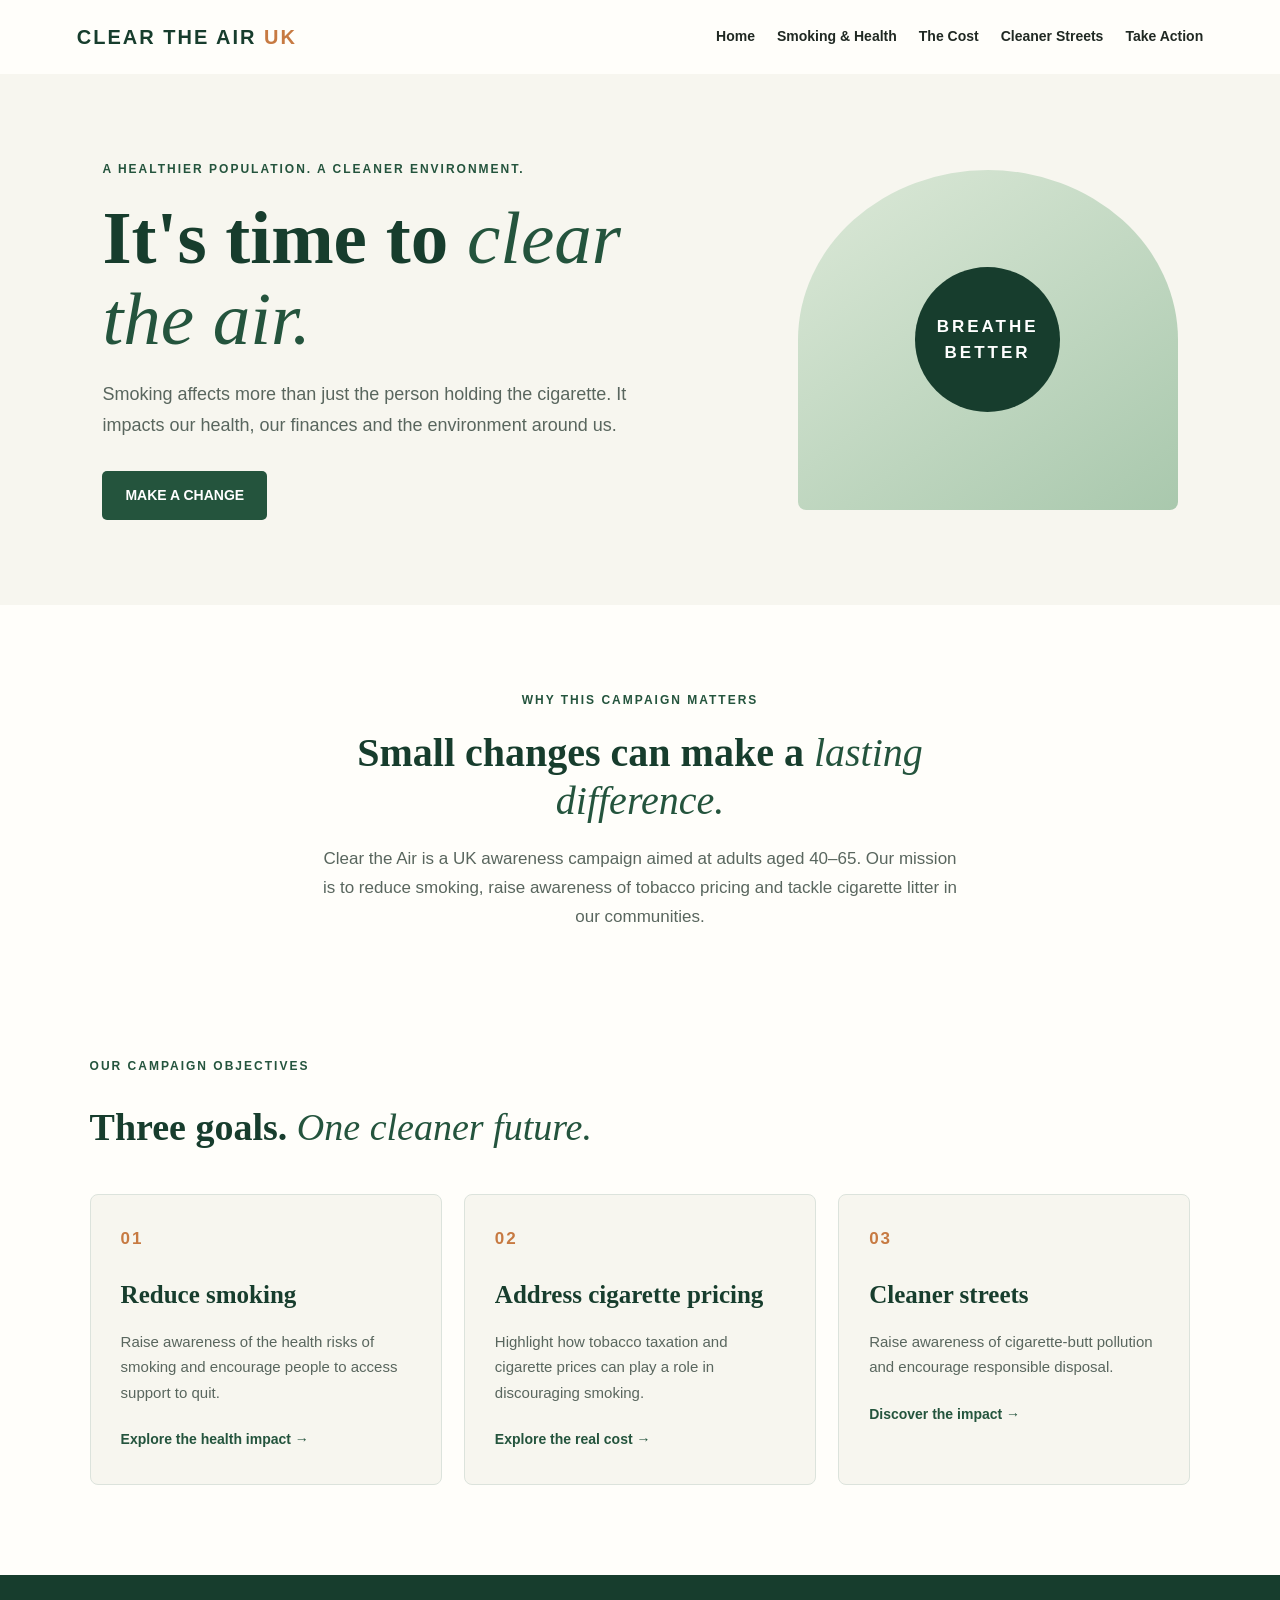
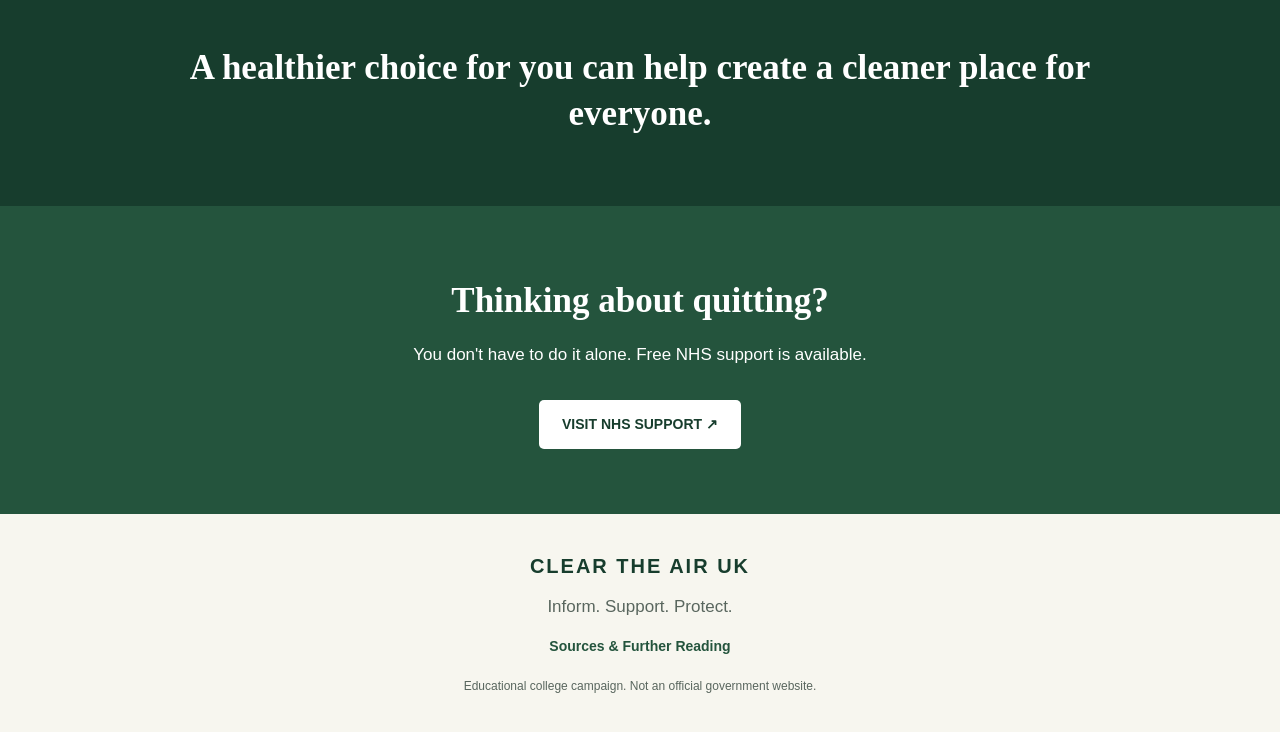
<file: index.html>
<!DOCTYPE html>
<html lang="en-GB">
<head>
  <meta charset="UTF-8">
  <meta name="viewport" content="width=device-width, initial-scale=1.0">
  <title>Clear the Air UK</title>
  <link rel="stylesheet" href="style.css">
  <script src="script.js" defer></script>
</head>
<body>

<header>
  <a class="logo" href="index.html">CLEAR THE AIR <span>UK</span></a>
  <button class="menu-toggle" aria-expanded="false">☰</button>
  <nav id="navigation">
    <a href="index.html">Home</a>
    <a href="health.html">Smoking & Health</a>
    <a href="pricing.html">The Cost</a>
    <a href="litter.html">Cleaner Streets</a>
    <a href="take-action.html">Take Action</a>
  </nav>
</header>

<main>
  <section class="hero">
    <div class="hero-content">
      <p class="eyebrow">A healthier population. A cleaner environment.</p>
      <h1>It's time to <em>clear the air.</em></h1>
      <p>
        Smoking affects more than just the person holding the cigarette.
        It impacts our health, our finances and the environment around us.
      </p>
      <a class="button" href="take-action.html">MAKE A CHANGE</a>
    </div>
    <div class="hero-image">
      <div class="circle">BREATHE<br>BETTER</div>
    </div>
  </section>

  <section class="intro">
    <p class="eyebrow">Why this campaign matters</p>
    <h2>Small changes can make a <em>lasting difference.</em></h2>
    <p>
      Clear the Air is a UK awareness campaign aimed at adults aged
      40–65. Our mission is to reduce smoking, raise awareness of
      tobacco pricing and tackle cigarette litter in our communities.
    </p>
  </section>

  <section class="goals">
    <p class="eyebrow">Our campaign objectives</p>
    <h2>Three goals. <em>One cleaner future.</em></h2>

    <div class="cards">
      <article class="card">
        <span class="number">01</span>
        <h3>Reduce smoking</h3>
        <p>
          Raise awareness of the health risks of smoking and
          encourage people to access support to quit.
        </p>
        <a href="health.html">Explore the health impact →</a>
      </article>

      <article class="card">
        <span class="number">02</span>
        <h3>Address cigarette pricing</h3>
        <p>
          Highlight how tobacco taxation and cigarette prices
          can play a role in discouraging smoking.
        </p>
        <a href="pricing.html">Explore the real cost →</a>
      </article>

      <article class="card">
        <span class="number">03</span>
        <h3>Cleaner streets</h3>
        <p>
          Raise awareness of cigarette-butt pollution and
          encourage responsible disposal.
        </p>
        <a href="litter.html">Discover the impact →</a>
      </article>
    </div>
  </section>

  <section class="quote">
    <h2>A healthier choice for you can help create a cleaner place for everyone.</h2>
  </section>

  <section class="support">
    <h2>Thinking about quitting?</h2>
    <p>You don't have to do it alone. Free NHS support is available.</p>
    <a class="button light-button"
       href="https://www.nhs.uk/better-health/quit-smoking/"
       target="_blank">VISIT NHS SUPPORT ↗</a>
  </section>
</main>

<footer>
  <a class="logo" href="index.html">CLEAR THE AIR UK</a>
  <p>Inform. Support. Protect.</p>
  <a href="sources.html">Sources & Further Reading</a>
  <small>Educational college campaign. Not an official government website.</small>
</footer>

</body>
</html>
</file>
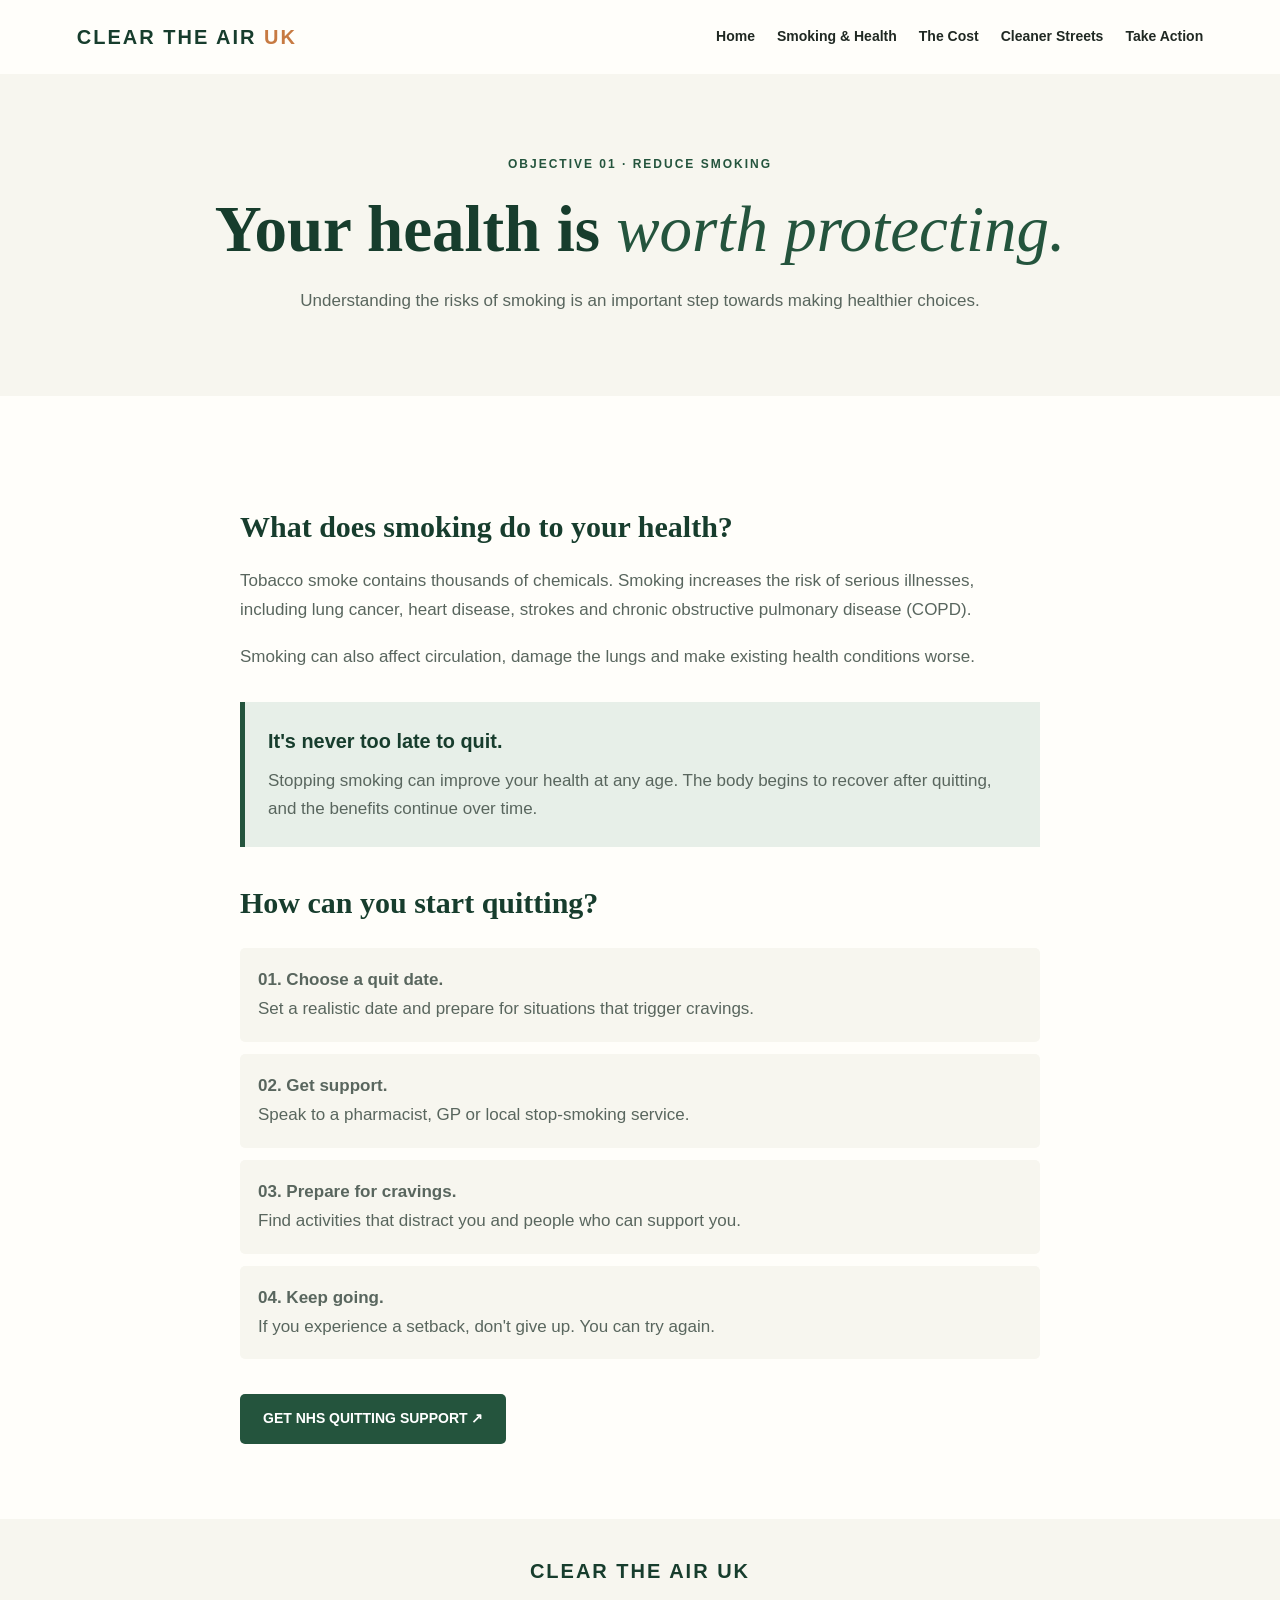
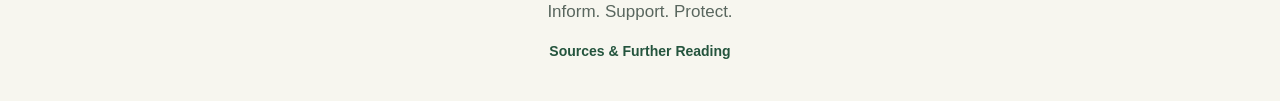
<file: health.html>
<!DOCTYPE html>
<html lang="en-GB">
<head>
  <meta charset="UTF-8">
  <meta name="viewport" content="width=device-width, initial-scale=1.0">
  <title>Smoking & Health | Clear the Air</title>
  <link rel="stylesheet" href="style.css">
  <script src="script.js" defer></script>
</head>
<body>

<header>
  <a class="logo" href="index.html">CLEAR THE AIR <span>UK</span></a>
  <button class="menu-toggle" aria-expanded="false">☰</button>
  <nav id="navigation">
    <a href="index.html">Home</a>
    <a href="health.html">Smoking & Health</a>
    <a href="pricing.html">The Cost</a>
    <a href="litter.html">Cleaner Streets</a>
    <a href="take-action.html">Take Action</a>
  </nav>
</header>

<main>
  <section class="page-hero">
    <p class="eyebrow">Objective 01 · Reduce smoking</p>
    <h1>Your health is <em>worth protecting.</em></h1>
    <p>Understanding the risks of smoking is an important step towards making healthier choices.</p>
  </section>

  <section class="content">
    <h2>What does smoking do to your health?</h2>
    <p>
      Tobacco smoke contains thousands of chemicals. Smoking increases
      the risk of serious illnesses, including lung cancer, heart
      disease, strokes and chronic obstructive pulmonary disease (COPD).
    </p>

    <p>
      Smoking can also affect circulation, damage the lungs and make
      existing health conditions worse.
    </p>

    <div class="notice">
      <h3>It's never too late to quit.</h3>
      <p>
        Stopping smoking can improve your health at any age.
        The body begins to recover after quitting, and the benefits
        continue over time.
      </p>
    </div>

    <h2>How can you start quitting?</h2>

    <div class="steps">
      <p><strong>01. Choose a quit date.</strong><br>
      Set a realistic date and prepare for situations that trigger cravings.</p>

      <p><strong>02. Get support.</strong><br>
      Speak to a pharmacist, GP or local stop-smoking service.</p>

      <p><strong>03. Prepare for cravings.</strong><br>
      Find activities that distract you and people who can support you.</p>

      <p><strong>04. Keep going.</strong><br>
      If you experience a setback, don't give up. You can try again.</p>
    </div>

    <a class="button"
       href="https://www.nhs.uk/better-health/quit-smoking/"
       target="_blank">GET NHS QUITTING SUPPORT ↗</a>
  </section>
</main>

<footer>
  <a class="logo" href="index.html">CLEAR THE AIR UK</a>
  <p>Inform. Support. Protect.</p>
  <a href="sources.html">Sources & Further Reading</a>
</footer>

</body>
</html>
</file>
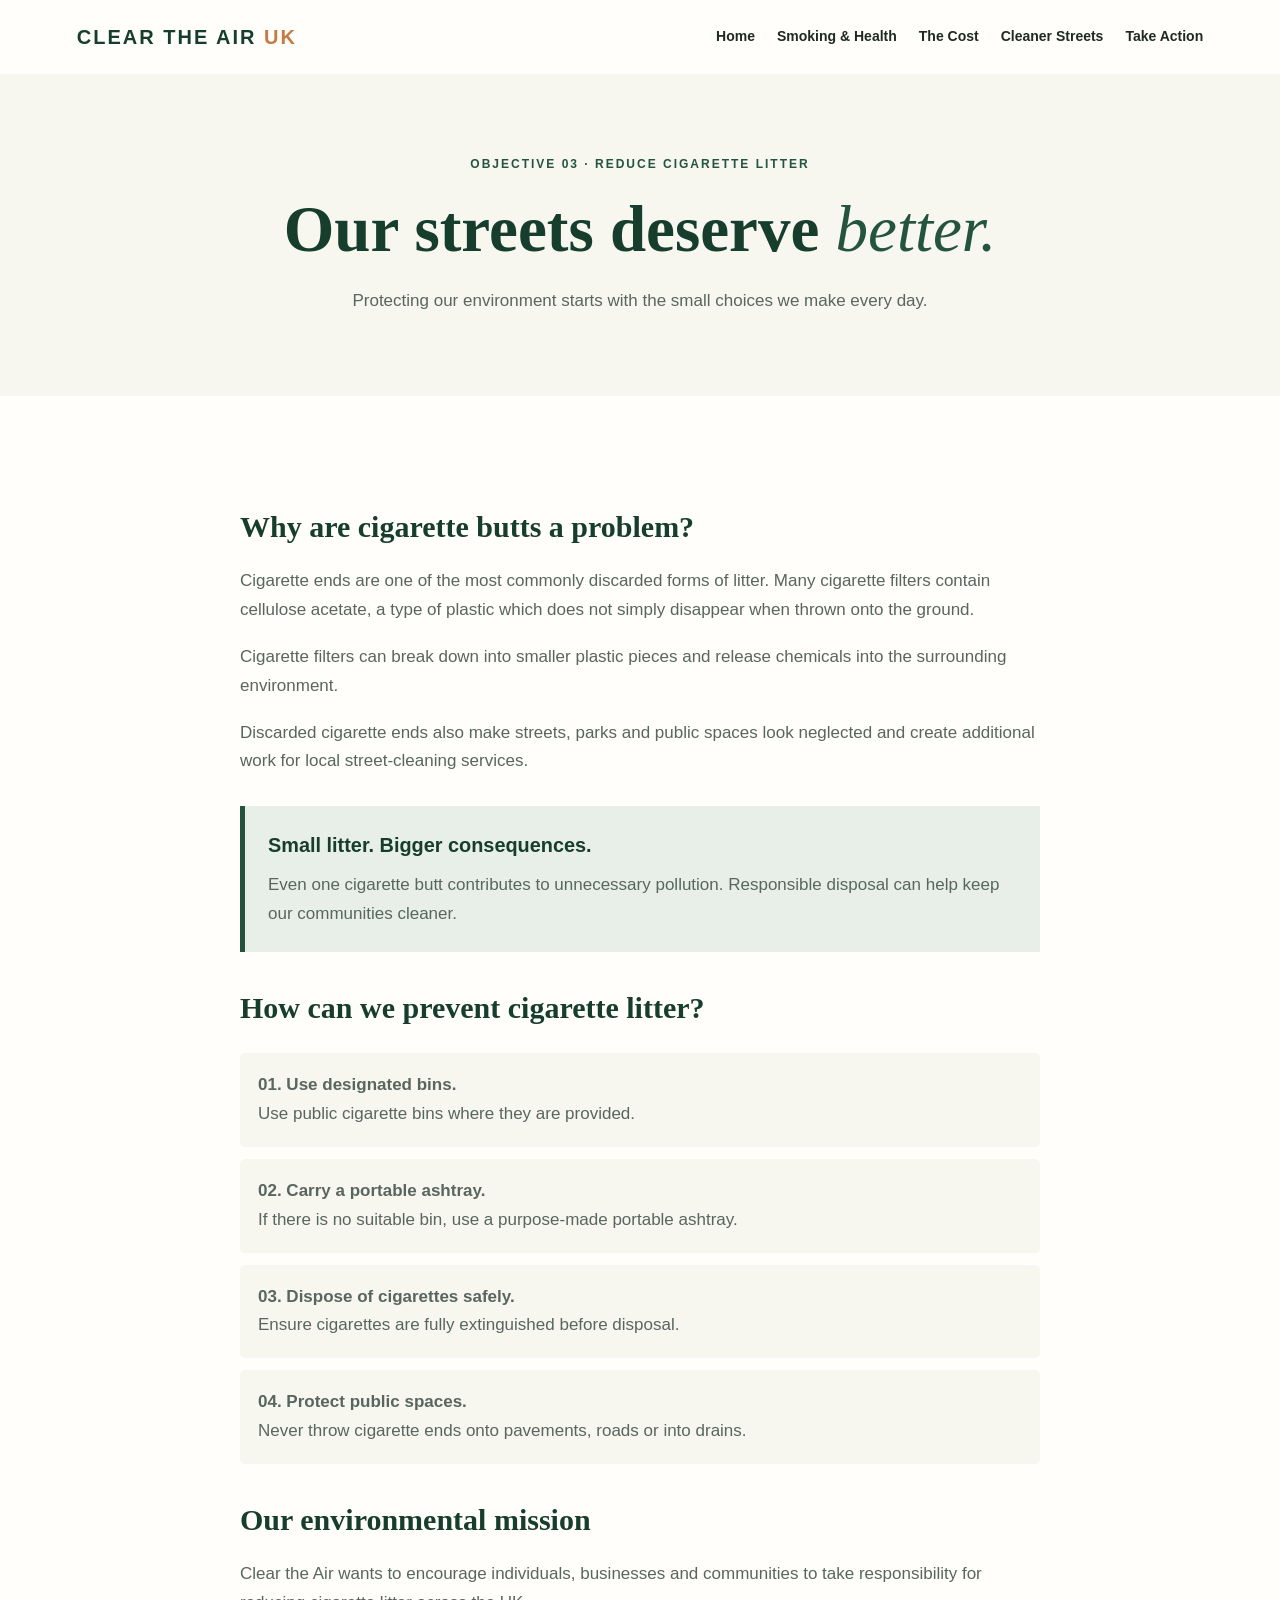
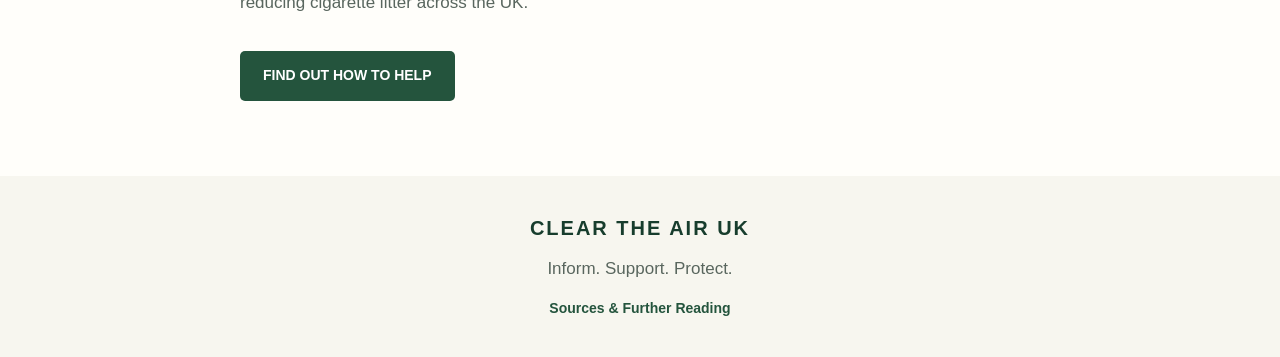
<file: litter.html>
<!DOCTYPE html>
<html lang="en-GB">
<head>
  <meta charset="UTF-8">
  <meta name="viewport" content="width=device-width, initial-scale=1.0">
  <title>Cleaner Streets | Clear the Air</title>
  <link rel="stylesheet" href="style.css">
  <script src="script.js" defer></script>
</head>
<body>

<header>
  <a class="logo" href="index.html">CLEAR THE AIR <span>UK</span></a>
  <button class="menu-toggle" aria-expanded="false">☰</button>
  <nav id="navigation">
    <a href="index.html">Home</a>
    <a href="health.html">Smoking & Health</a>
    <a href="pricing.html">The Cost</a>
    <a href="litter.html">Cleaner Streets</a>
    <a href="take-action.html">Take Action</a>
  </nav>
</header>

<main>
  <section class="page-hero">
    <p class="eyebrow">Objective 03 · Reduce cigarette litter</p>
    <h1>Our streets deserve <em>better.</em></h1>
    <p>Protecting our environment starts with the small choices we make every day.</p>
  </section>

  <section class="content">
    <h2>Why are cigarette butts a problem?</h2>

    <p>
      Cigarette ends are one of the most commonly discarded
      forms of litter. Many cigarette filters contain cellulose
      acetate, a type of plastic which does not simply disappear
      when thrown onto the ground.
    </p>

    <p>
      Cigarette filters can break down into smaller plastic
      pieces and release chemicals into the surrounding environment.
    </p>

    <p>
      Discarded cigarette ends also make streets, parks and
      public spaces look neglected and create additional work
      for local street-cleaning services.
    </p>

    <div class="notice">
      <h3>Small litter. Bigger consequences.</h3>
      <p>
        Even one cigarette butt contributes to unnecessary
        pollution. Responsible disposal can help keep our
        communities cleaner.
      </p>
    </div>

    <h2>How can we prevent cigarette litter?</h2>

    <div class="steps">
      <p><strong>01. Use designated bins.</strong><br>
      Use public cigarette bins where they are provided.</p>

      <p><strong>02. Carry a portable ashtray.</strong><br>
      If there is no suitable bin, use a purpose-made portable ashtray.</p>

      <p><strong>03. Dispose of cigarettes safely.</strong><br>
      Ensure cigarettes are fully extinguished before disposal.</p>

      <p><strong>04. Protect public spaces.</strong><br>
      Never throw cigarette ends onto pavements, roads or into drains.</p>
    </div>

    <h2>Our environmental mission</h2>
    <p>
      Clear the Air wants to encourage individuals, businesses
      and communities to take responsibility for reducing
      cigarette litter across the UK.
    </p>

    <a class="button" href="take-action.html">FIND OUT HOW TO HELP</a>
  </section>
</main>

<footer>
  <a class="logo" href="index.html">CLEAR THE AIR UK</a>
  <p>Inform. Support. Protect.</p>
  <a href="sources.html">Sources & Further Reading</a>
</footer>

</body>
</html>
</file>
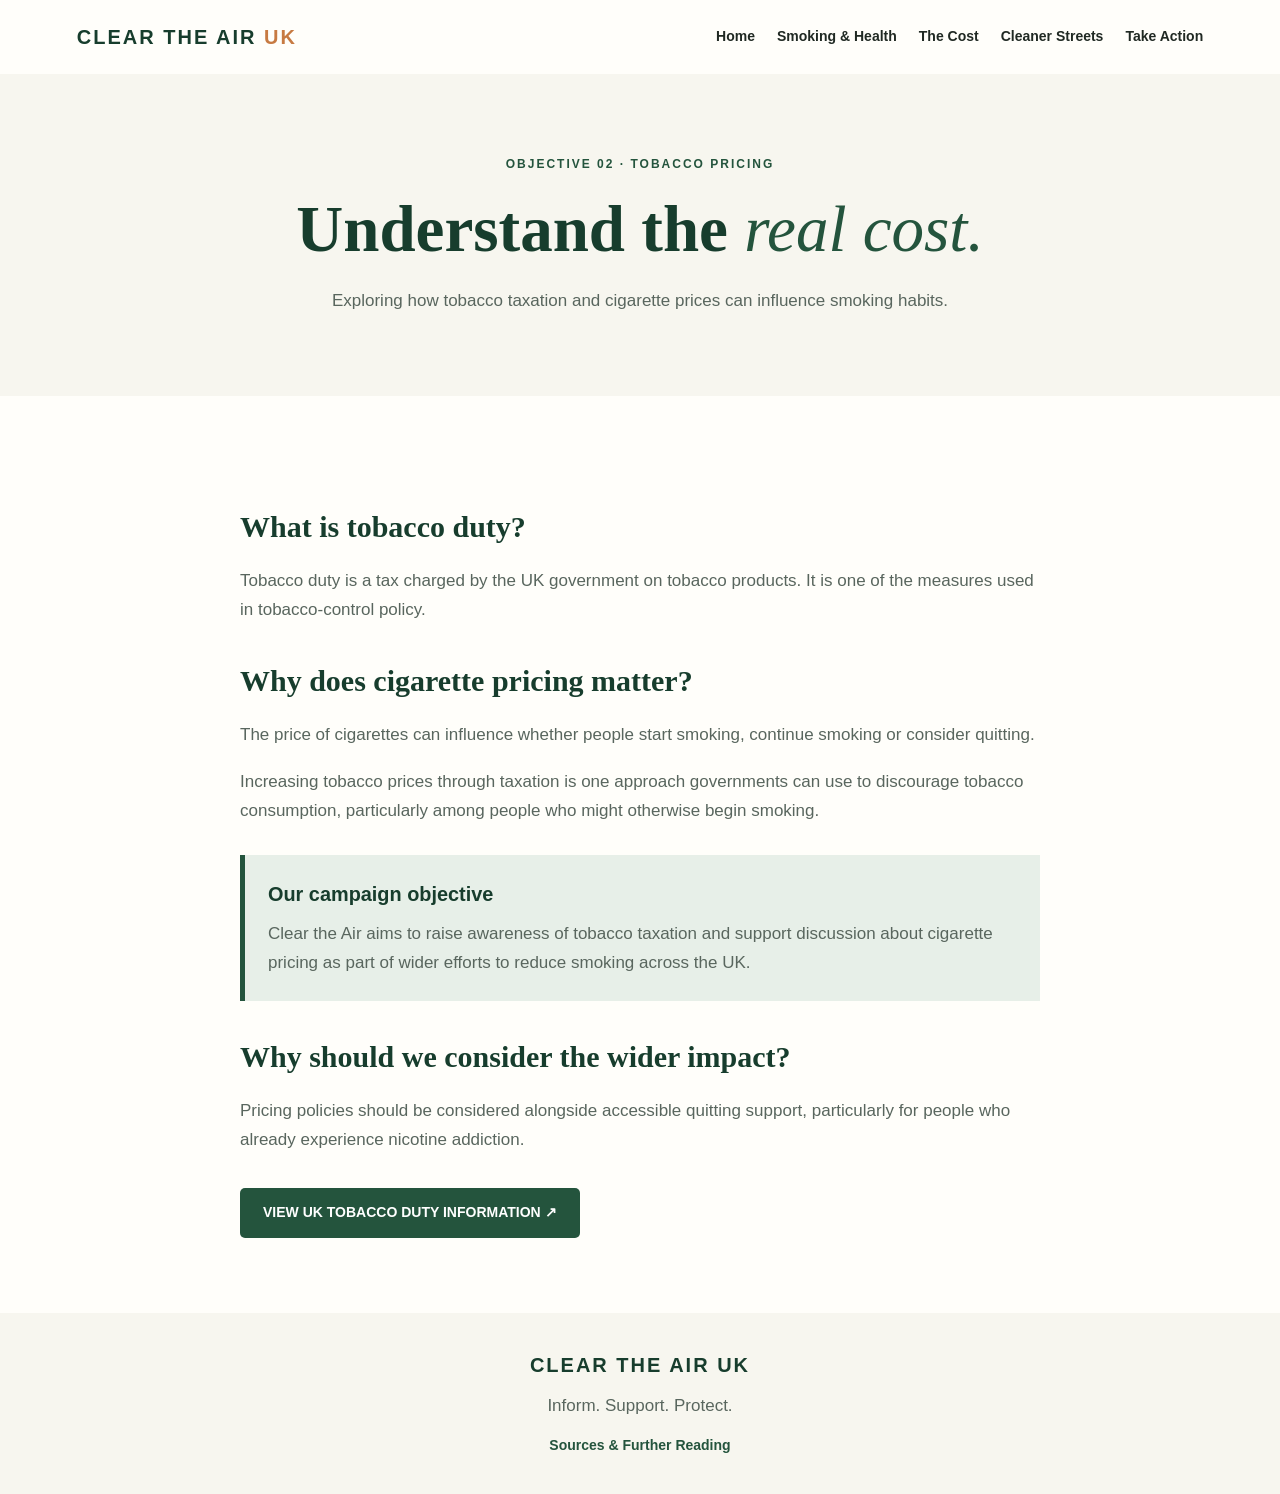
<file: pricing.html>
<!DOCTYPE html>
<html lang="en-GB">
<head>
  <meta charset="UTF-8">
  <meta name="viewport" content="width=device-width, initial-scale=1.0">
  <title>The Cost | Clear the Air</title>
  <link rel="stylesheet" href="style.css">
  <script src="script.js" defer></script>
</head>
<body>

<header>
  <a class="logo" href="index.html">CLEAR THE AIR <span>UK</span></a>
  <button class="menu-toggle" aria-expanded="false">☰</button>
  <nav id="navigation">
    <a href="index.html">Home</a>
    <a href="health.html">Smoking & Health</a>
    <a href="pricing.html">The Cost</a>
    <a href="litter.html">Cleaner Streets</a>
    <a href="take-action.html">Take Action</a>
  </nav>
</header>

<main>
  <section class="page-hero">
    <p class="eyebrow">Objective 02 · Tobacco pricing</p>
    <h1>Understand the <em>real cost.</em></h1>
    <p>Exploring how tobacco taxation and cigarette prices can influence smoking habits.</p>
  </section>

  <section class="content">
    <h2>What is tobacco duty?</h2>
    <p>
      Tobacco duty is a tax charged by the UK government on tobacco
      products. It is one of the measures used in tobacco-control policy.
    </p>

    <h2>Why does cigarette pricing matter?</h2>
    <p>
      The price of cigarettes can influence whether people start
      smoking, continue smoking or consider quitting.
    </p>

    <p>
      Increasing tobacco prices through taxation is one approach
      governments can use to discourage tobacco consumption,
      particularly among people who might otherwise begin smoking.
    </p>

    <div class="notice">
      <h3>Our campaign objective</h3>
      <p>
        Clear the Air aims to raise awareness of tobacco taxation
        and support discussion about cigarette pricing as part
        of wider efforts to reduce smoking across the UK.
      </p>
    </div>

    <h2>Why should we consider the wider impact?</h2>
    <p>
      Pricing policies should be considered alongside accessible
      quitting support, particularly for people who already
      experience nicotine addiction.
    </p>

    <a class="button"
       href="https://www.gov.uk/government/publications/rates-and-allowances-excise-duty-tobacco-duty/excise-duty-tobacco-duty-rates"
       target="_blank">VIEW UK TOBACCO DUTY INFORMATION ↗</a>
  </section>
</main>

<footer>
  <a class="logo" href="index.html">CLEAR THE AIR UK</a>
  <p>Inform. Support. Protect.</p>
  <a href="sources.html">Sources & Further Reading</a>
</footer>

</body>
</html>
</file>
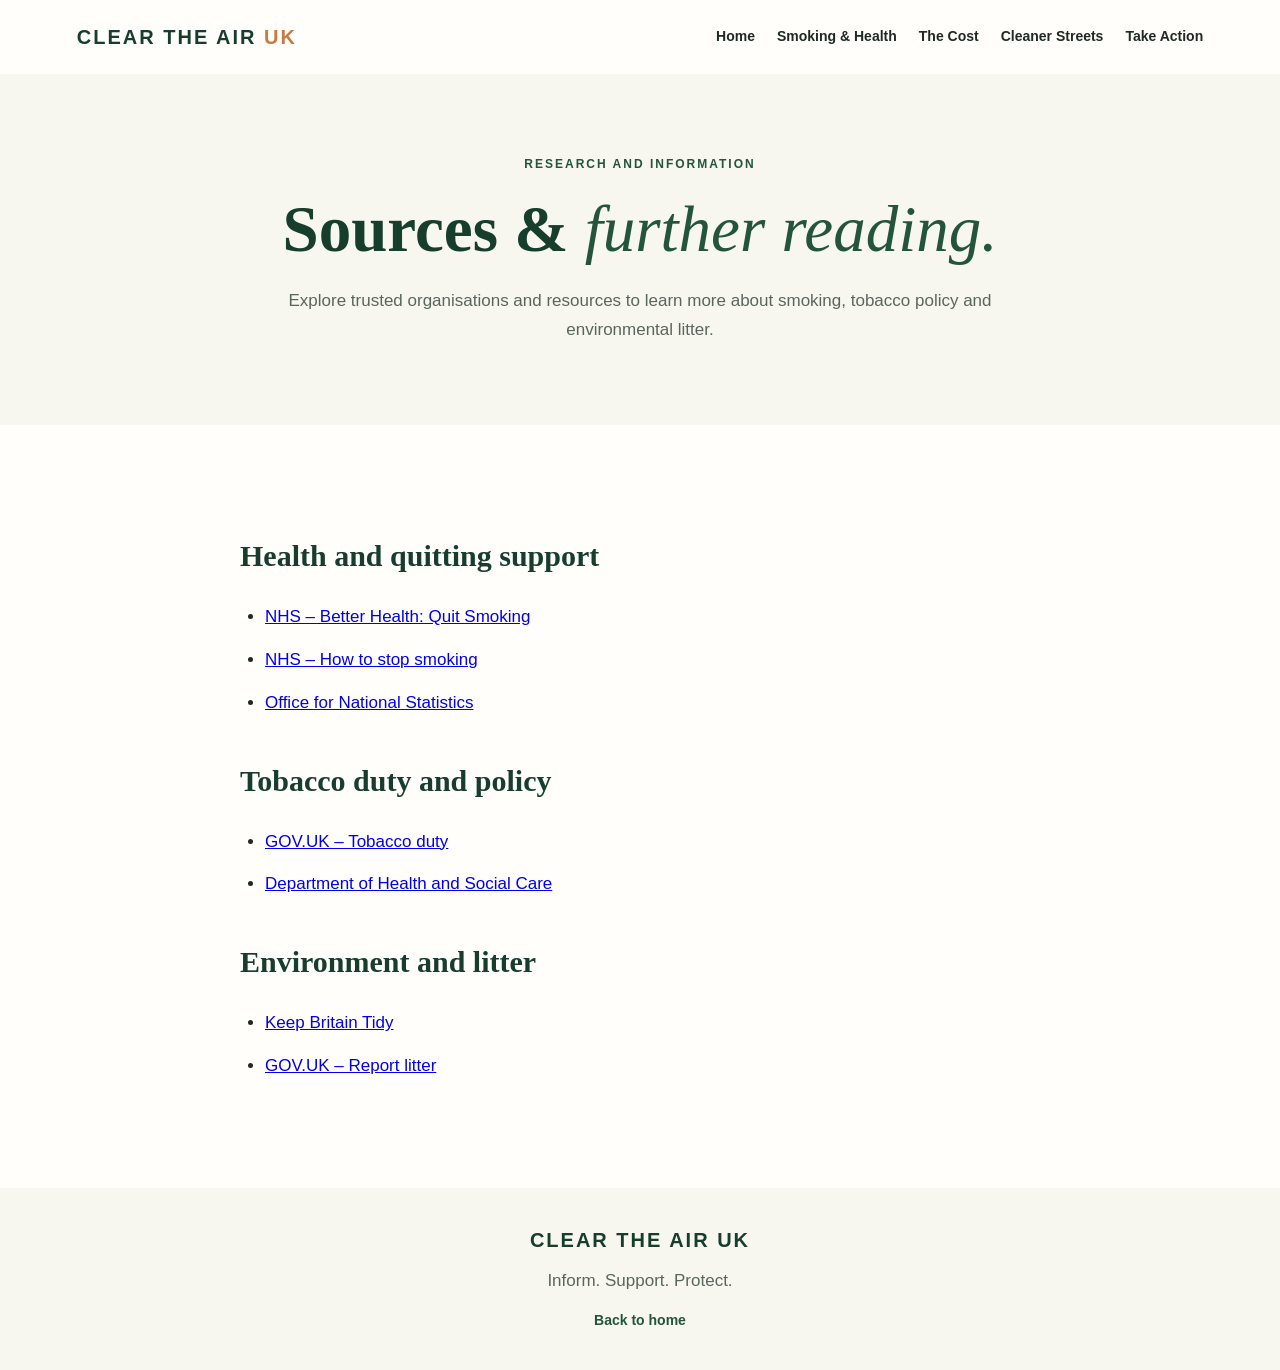
<file: sources.html>
<!DOCTYPE html>
<html lang="en-GB">
<head>
  <meta charset="UTF-8">
  <meta name="viewport" content="width=device-width, initial-scale=1.0">
  <title>Sources | Clear the Air</title>
  <link rel="stylesheet" href="style.css">
  <script src="script.js" defer></script>
</head>
<body>

<header>
  <a class="logo" href="index.html">CLEAR THE AIR <span>UK</span></a>
  <button class="menu-toggle" aria-expanded="false">☰</button>
  <nav id="navigation">
    <a href="index.html">Home</a>
    <a href="health.html">Smoking & Health</a>
    <a href="pricing.html">The Cost</a>
    <a href="litter.html">Cleaner Streets</a>
    <a href="take-action.html">Take Action</a>
  </nav>
</header>

<main>
  <section class="page-hero">
    <p class="eyebrow">Research and information</p>
    <h1>Sources & <em>further reading.</em></h1>
    <p>Explore trusted organisations and resources to learn more about smoking, tobacco policy and environmental litter.</p>
  </section>

  <section class="content">
    <h2>Health and quitting support</h2>
    <ul>
      <li><a href="https://www.nhs.uk/better-health/quit-smoking/" target="_blank">NHS – Better Health: Quit Smoking</a></li>
      <li><a href="https://www.nhs.uk/live-well/quit-smoking/" target="_blank">NHS – How to stop smoking</a></li>
      <li><a href="https://www.ons.gov.uk/" target="_blank">Office for National Statistics</a></li>
    </ul>

    <h2>Tobacco duty and policy</h2>
    <ul>
      <li><a href="https://www.gov.uk/government/collections/excise-notice-and-other-forms-for-tobacco-duty" target="_blank">GOV.UK – Tobacco duty</a></li>
      <li><a href="https://www.gov.uk/government/organisations/department-of-health-and-social-care" target="_blank">Department of Health and Social Care</a></li>
    </ul>

    <h2>Environment and litter</h2>
    <ul>
      <li><a href="https://www.keepbritaintidy.org/" target="_blank">Keep Britain Tidy</a></li>
      <li><a href="https://www.gov.uk/report-litter" target="_blank">GOV.UK – Report litter</a></li>
    </ul>


  </section>
</main>

<footer>
  <a class="logo" href="index.html">CLEAR THE AIR UK</a>
  <p>Inform. Support. Protect.</p>
  <a href="index.html">Back to home</a>
</footer>

</body>
</html>
</file>
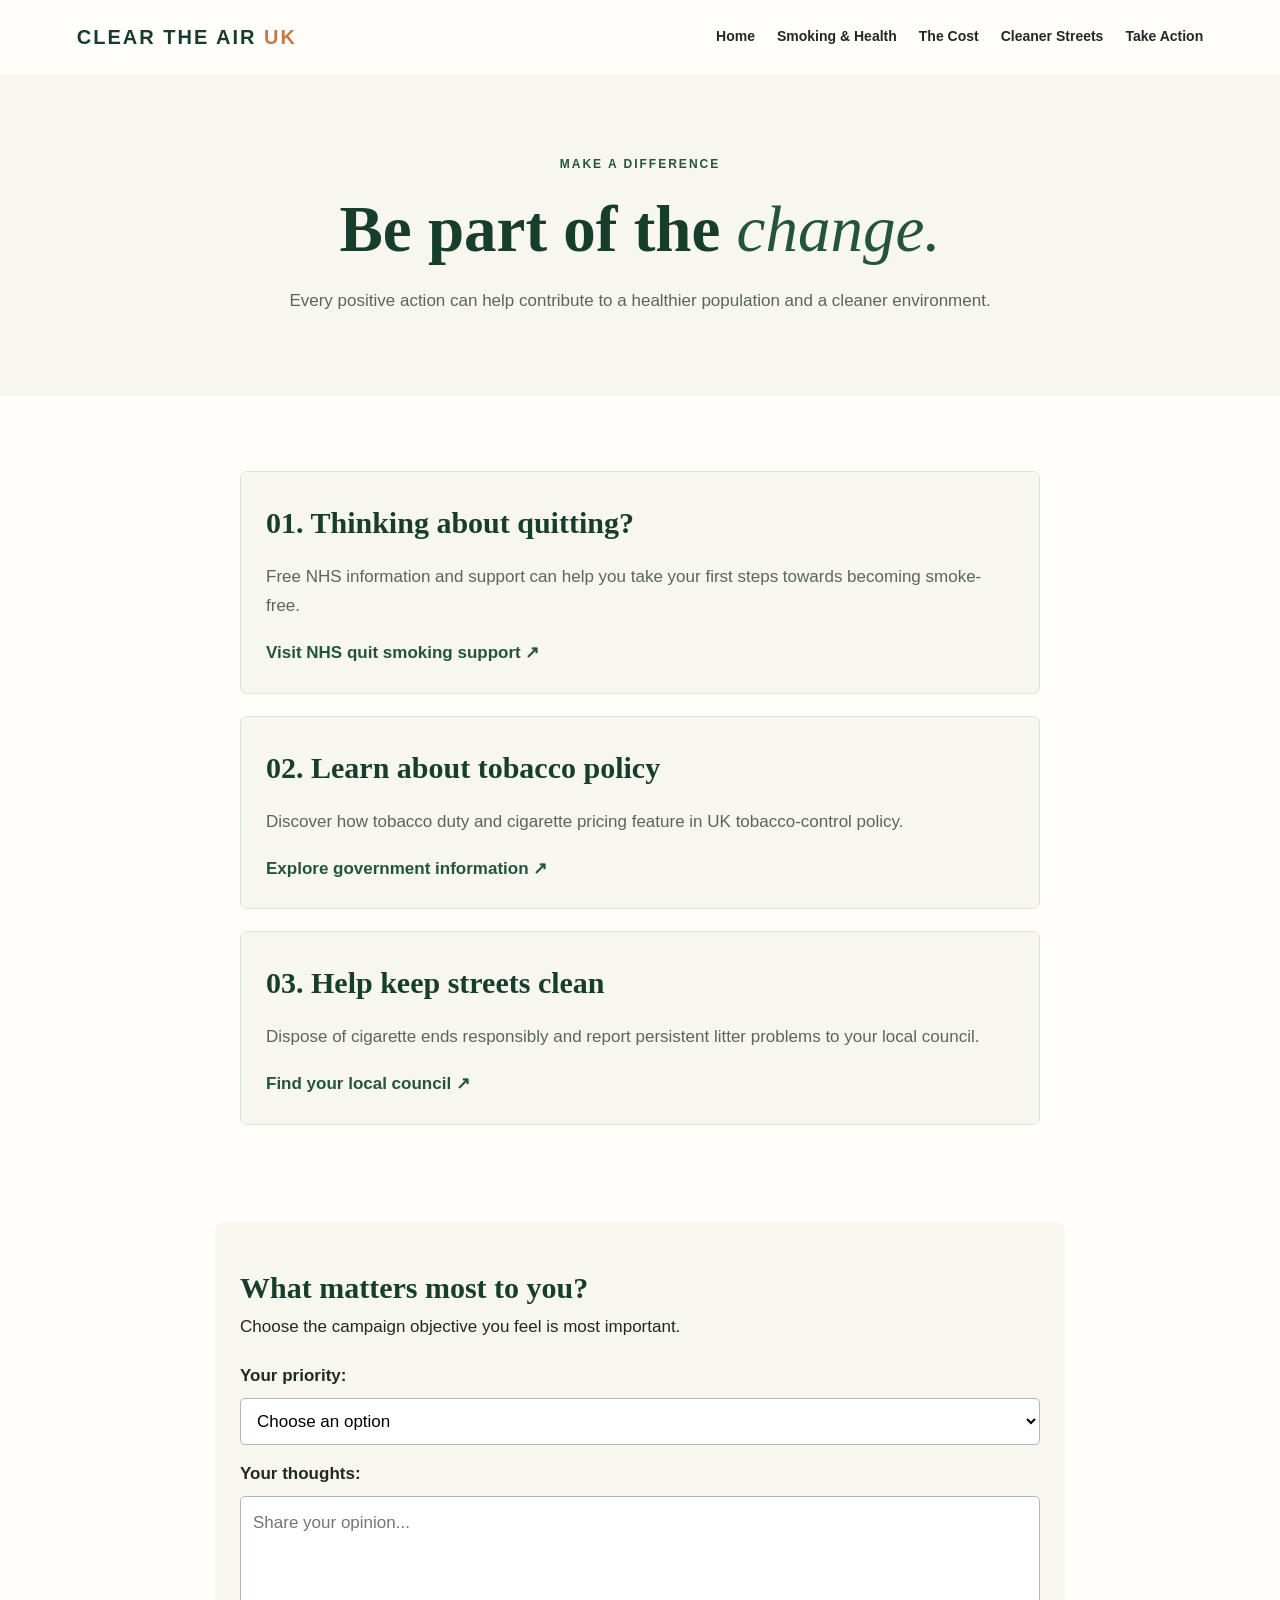
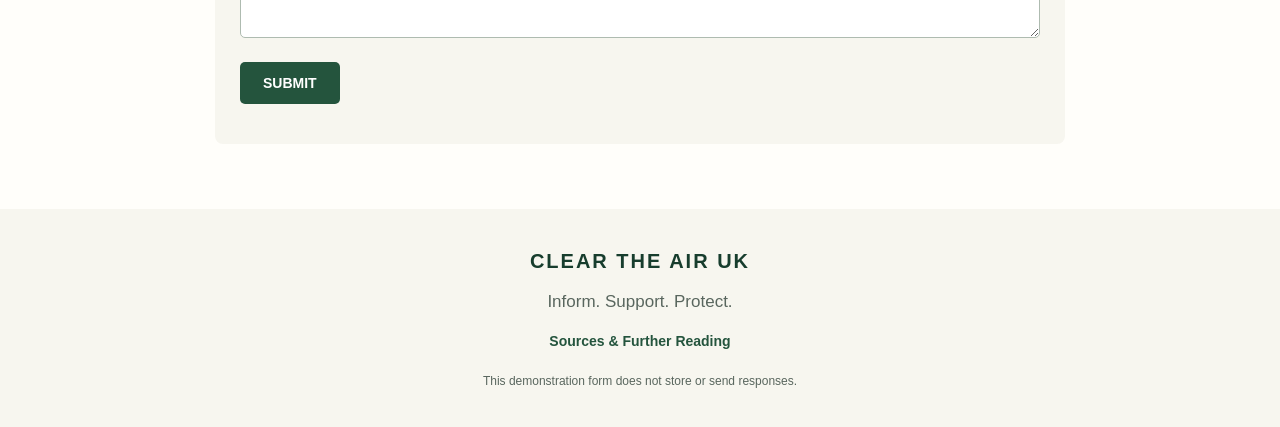
<file: take-action.html>
<!DOCTYPE html>
<html lang="en-GB">
<head>
  <meta charset="UTF-8">
  <meta name="viewport" content="width=device-width, initial-scale=1.0">
  <title>Take Action | Clear the Air</title>
  <link rel="stylesheet" href="style.css">
  <script src="script.js" defer></script>
</head>
<body>

<header>
  <a class="logo" href="index.html">CLEAR THE AIR <span>UK</span></a>
  <button class="menu-toggle" aria-expanded="false">☰</button>
  <nav id="navigation">
    <a href="index.html">Home</a>
    <a href="health.html">Smoking & Health</a>
    <a href="pricing.html">The Cost</a>
    <a href="litter.html">Cleaner Streets</a>
    <a href="take-action.html">Take Action</a>
  </nav>
</header>

<main>
  <section class="page-hero">
    <p class="eyebrow">Make a difference</p>
    <h1>Be part of the <em>change.</em></h1>
    <p>Every positive action can help contribute to a healthier population and a cleaner environment.</p>
  </section>

  <section class="content">
    <div class="action-box">
      <h2>01. Thinking about quitting?</h2>
      <p>
        Free NHS information and support can help you take
        your first steps towards becoming smoke-free.
      </p>
      <a class="text-link"
         href="https://www.nhs.uk/better-health/quit-smoking/"
         target="_blank">Visit NHS quit smoking support ↗</a>
    </div>

    <div class="action-box">
      <h2>02. Learn about tobacco policy</h2>
      <p>
        Discover how tobacco duty and cigarette pricing
        feature in UK tobacco-control policy.
      </p>
      <a class="text-link"
         href="https://www.gov.uk/government/collections/excise-notice-and-other-forms-for-tobacco-duty"
         target="_blank">Explore government information ↗</a>
    </div>

    <div class="action-box">
      <h2>03. Help keep streets clean</h2>
      <p>
        Dispose of cigarette ends responsibly and report
        persistent litter problems to your local council.
      </p>
      <a class="text-link"
         href="https://www.gov.uk/find-local-council"
         target="_blank">Find your local council ↗</a>
    </div>
  </section>

  <section class="feedback">
    <h2>What matters most to you?</h2>
    <p>Choose the campaign objective you feel is most important.</p>

    <form id="campaign-form">
      <label for="priority">Your priority:</label>

      <select id="priority" required>
        <option value="">Choose an option</option>
        <option>Reducing smoking</option>
        <option>Increasing cigarette prices</option>
        <option>Reducing cigarette litter</option>
      </select>

      <label for="thoughts">Your thoughts:</label>
      <textarea id="thoughts" rows="4"
        placeholder="Share your opinion..."></textarea>

      <button class="button" type="submit">SUBMIT</button>

      <p id="form-message" role="status"></p>
    </form>
  </section>
</main>

<footer>
  <a class="logo" href="index.html">CLEAR THE AIR UK</a>
  <p>Inform. Support. Protect.</p>
  <a href="sources.html">Sources & Further Reading</a>
  <small>This demonstration form does not store or send responses.</small>
</footer>

</body>
</html>
</file>
<file: style.css>
/* CLEAR THE AIR UK - MAIN STYLESHEET */

:root {
  --dark-green: #173d2d;
  --green: #24543d;
  --light-green: #e7efe8;
  --cream: #f7f6ef;
  --white: #fffefa;
  --text: #202923;
  --muted: #59665e;
  --orange: #c77a42;
}

* {
  box-sizing: border-box;
  margin: 0;
  padding: 0;
}

html {
  scroll-behavior: smooth;
}

body {
  background: var(--white);
  color: var(--text);
  font-family: Arial, Helvetica, sans-serif;
  font-size: 17px;
  line-height: 1.7;
}

/* HEADER */

header {
  background: var(--white);
  padding: 20px 6%;
  display: flex;
  align-items: center;
  justify-content: space-between;
  gap: 20px;
  flex-wrap: wrap;
}

.logo {
  color: var(--dark-green);
  font-size: 20px;
  font-weight: 800;
  letter-spacing: 2px;
  text-decoration: none;
}

.logo span {
  color: var(--orange);
}

nav {
  display: flex;
  gap: 22px;
  align-items: center;
}

nav a {
  color: var(--text);
  text-decoration: none;
  font-size: 14px;
  font-weight: bold;
}

nav a:hover {
  color: var(--green);
  text-decoration: underline;
  text-underline-offset: 5px;
}

.menu-toggle {
  display: none;
  background: var(--green);
  color: white;
  border: none;
  padding: 10px 15px;
  border-radius: 5px;
  font-size: 17px;
  cursor: pointer;
}

/* BUTTONS */

.button {
  display: inline-block;
  background: var(--green);
  color: white;
  padding: 13px 23px;
  text-decoration: none;
  border-radius: 5px;
  font-weight: bold;
  font-size: 14px;
  border: none;
  cursor: pointer;
  margin-top: 15px;
}

.button:hover {
  background: var(--dark-green);
  color: white;
}

.text-link {
  color: var(--green);
  font-weight: bold;
  text-decoration: none;
}

/* HOMEPAGE HERO */

.hero {
  background: var(--cream);
  padding: 85px 8%;
  display: flex;
  align-items: center;
  justify-content: space-between;
  gap: 45px;
  min-height: 480px;
}

.hero-content {
  max-width: 580px;
}

.eyebrow {
  color: var(--green);
  text-transform: uppercase;
  letter-spacing: 2px;
  font-size: 12px;
  font-weight: bold;
  margin-bottom: 18px;
}

.hero h1 {
  font-family: Georgia, serif;
  color: var(--dark-green);
  font-size: clamp(45px, 6vw, 75px);
  line-height: 1.08;
  margin-bottom: 20px;
}

h1 em,
h2 em {
  color: var(--green);
  font-weight: normal;
}

.hero-content > p:not(.eyebrow) {
  color: var(--muted);
  font-size: 18px;
  margin-bottom: 15px;
}

/* HERO GRAPHIC */

.hero-image {
  width: 380px;
  height: 340px;
  flex-shrink: 0;
  background: linear-gradient(145deg, #dce9d8, #a9c8ad);
  border-radius: 50% 50% 8px 8px;
  display: grid;
  place-items: center;
}

.circle {
  width: 145px;
  height: 145px;
  border-radius: 50%;
  background: var(--dark-green);
  color: white;
  display: grid;
  place-content: center;
  text-align: center;
  font-weight: bold;
  letter-spacing: 3px;
  line-height: 1.5;
}

/* INTRODUCTION */

.intro {
  text-align: center;
  padding: 85px 10%;
  max-width: 900px;
  margin: auto;
}

.intro h2 {
  font-family: Georgia, serif;
  color: var(--dark-green);
  font-size: 40px;
  line-height: 1.2;
  margin-bottom: 20px;
}

.intro > p:last-child {
  color: var(--muted);
}

/* CAMPAIGN GOALS */

.goals {
  background: var(--white);
  padding: 40px 7% 90px;
}

.goals > h2 {
  font-family: Georgia, serif;
  font-size: 38px;
  color: var(--dark-green);
  margin-bottom: 35px;
}

.cards {
  display: grid;
  grid-template-columns: repeat(3, 1fr);
  gap: 22px;
}

.card {
  background: var(--cream);
  border: 1px solid #dce3dc;
  padding: 30px;
  border-radius: 8px;
}

.number {
  color: var(--orange);
  font-weight: bold;
  letter-spacing: 2px;
}

.card h3 {
  font-family: Georgia, serif;
  color: var(--dark-green);
  font-size: 25px;
  margin: 20px 0 12px;
}

.card p {
  color: var(--muted);
  font-size: 15px;
  margin-bottom: 20px;
}

.card a {
  color: var(--green);
  text-decoration: none;
  font-size: 14px;
  font-weight: bold;
}

/* QUOTE SECTION */

.quote {
  background: var(--dark-green);
  color: white;
  padding: 70px 12%;
  text-align: center;
}

.quote h2 {
  font-family: Georgia, serif;
  font-size: 35px;
  line-height: 1.3;
}

/* SUPPORT SECTION */

.support {
  background: var(--green);
  color: white;
  text-align: center;
  padding: 65px 20px;
}

.support h2 {
  font-family: Georgia, serif;
  font-size: 35px;
  margin-bottom: 10px;
}

.support p {
  margin-bottom: 15px;
}

.light-button {
  background: white;
  color: var(--dark-green);
}

/* INDIVIDUAL PAGE HEADINGS */

.page-hero {
  background: var(--cream);
  padding: 80px 10%;
  text-align: center;
}

.page-hero h1 {
  font-family: Georgia, serif;
  color: var(--dark-green);
  font-size: clamp(43px, 6vw, 65px);
  line-height: 1.15;
  margin-bottom: 20px;
}

.page-hero > p:last-child {
  color: var(--muted);
  max-width: 720px;
  margin: auto;
}

/* CONTENT */

.content {
  max-width: 850px;
  margin: auto;
  padding: 75px 25px;
}

.content h2 {
  color: var(--dark-green);
  font-family: Georgia, serif;
  font-size: 30px;
  margin: 30px 0 15px;
}

.content p {
  color: var(--muted);
  margin-bottom: 18px;
}

.content ul {
  padding-left: 25px;
  margin-bottom: 25px;
}

.content li {
  padding: 7px 0;
}

/* INFORMATION BOXES */

.notice {
  background: var(--light-green);
  border-left: 5px solid var(--green);
  padding: 23px;
  margin: 30px 0;
}

.notice h3 {
  color: var(--dark-green);
  margin-bottom: 8px;
}

.notice p {
  margin: 0;
}

.steps {
  margin: 20px 0;
}

.steps p {
  background: var(--cream);
  padding: 18px;
  border-radius: 5px;
  margin-bottom: 12px;
}

/* ACTION PAGE */

.action-box {
  background: var(--cream);
  padding: 25px;
  margin-bottom: 22px;
  border-radius: 7px;
  border: 1px solid #dce3dc;
}

.action-box h2 {
  margin-top: 0;
}

/* FEEDBACK FORM */

.feedback {
  background: var(--cream);
  padding: 40px 25px;
  max-width: 850px;
  margin: 0 auto 65px;
  border-radius: 8px;
}

.feedback h2 {
  color: var(--dark-green);
  font-family: Georgia, serif;
  font-size: 30px;
}

.feedback form {
  margin-top: 20px;
}

.feedback label {
  display: block;
  font-weight: bold;
  margin: 15px 0 7px;
}

.feedback select,
.feedback textarea {
  width: 100%;
  padding: 12px;
  font: inherit;
  border: 1px solid #aebbb0;
  border-radius: 5px;
  background: white;
}

/* FOOTER */

footer {
  background: var(--cream);
  padding: 35px 7%;
  text-align: center;
}

footer p {
  color: var(--muted);
  margin: 10px 0;
}

footer a:not(.logo) {
  color: var(--green);
  font-weight: bold;
  text-decoration: none;
  font-size: 14px;
}

footer small {
  display: block;
  color: var(--muted);
  margin-top: 15px;
  font-size: 12px;
}

/* ACCESSIBILITY */

a:focus-visible,
button:focus-visible,
select:focus-visible,
textarea:focus-visible {
  outline: 3px solid var(--orange);
  outline-offset: 4px;
}

@media (prefers-reduced-motion: reduce) {
  html {
    scroll-behavior: auto;
  }
}

/* MOBILE RESPONSIVENESS */

@media (max-width: 800px) {

  header {
    padding: 18px 5%;
  }

  .menu-toggle {
    display: block;
  }

  nav {
    display: none;
    flex-direction: column;
    width: 100%;
    align-items: stretch;
    gap: 0;
  }

  nav.is-open {
    display: flex;
  }

  nav a {
    padding: 12px 5px;
  }

  .hero {
    flex-direction: column;
    text-align: center;
    padding: 55px 7%;
  }

  .hero-image {
    width: 100%;
    max-width: 350px;
    height: 260px;
  }

  .cards {
    grid-template-columns: 1fr;
  }

  .intro h2 {
    font-size: 32px;
  }

  .goals > h2 {
    font-size: 32px;
  }

  .quote h2 {
    font-size: 27px;
  }
}
</file>
